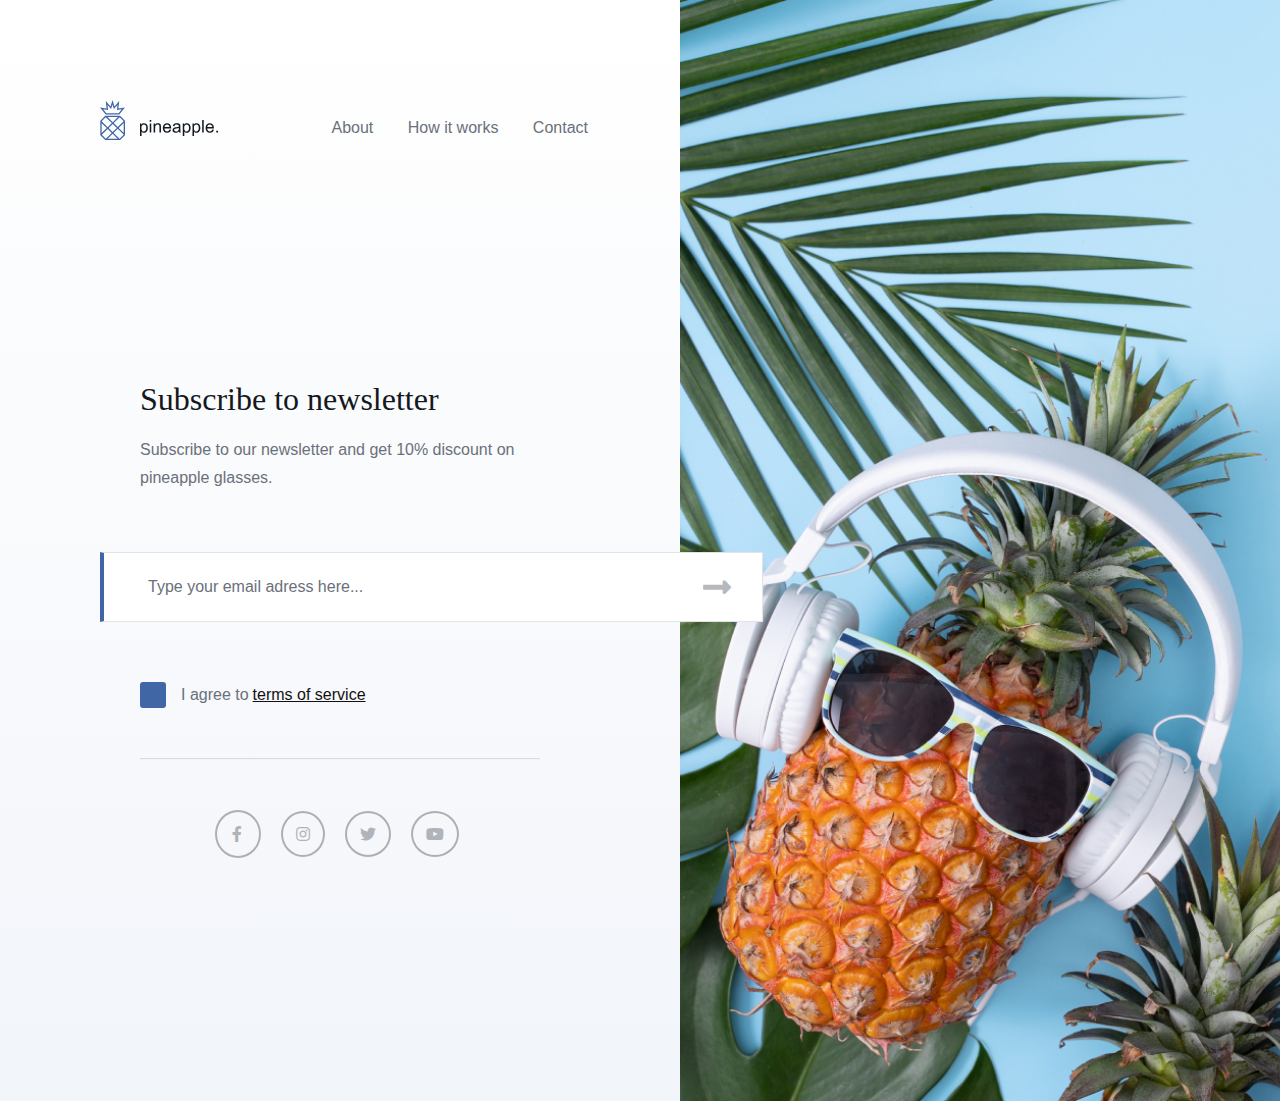
<file: HTML, CSS, JS/magebit_test/index.html>
<!DOCTYPE html>
<html lang="en">
<head>
    <meta charset="UTF-8">
    <meta name="viewport" content="width=device-width, initial-scale=1.0">
    <link rel="stylesheet" href="./css/style.css">
    <link rel="stylesheet" href="./css/media.css">
    <title>PineApple</title>
</head>
<body>
    <div class="container-fluid">
        <div class="block-content">
            <nav class="nav">
                <div class="nav__logo">
                    <a href="#"><img src="./img/logo_pineapple.svg" alt=""></a>
                </div>
                <div class="nav__logo-mobile">
                    <img src="./img/logo_mobile.svg" alt="">
                </div>
                <div class="nav__content">
                    <ul class="nav__list">
                        <li class="nav__list-item">About</li>
                        <li class="nav__list-item">How it works</li>
                        <li class="nav__list-item">Contact</li>
                    </ul>
                </div>
            </nav>
        <div class="container-mobile">
            <main class="main">
                <div class="container">
                    <div class="main__content">
                        <div class="main__img"><img src="./img/congratz.png" alt=""></div>
                        <div class="main__title"><h1>Subscribe to newsletter</h1></div>
                        <div class="main__subtitle">Subscribe to our newsletter and get 10% discount on pineapple glasses.</div>
                    </div>
                        <div class="main__form">
                            <form action="" class="main__form-form">
                                <div class="error"></div>
                                <div class="main__form-item big">
                                    <input class="email" name="email" type="email" placeholder="Type your email adress here...">
                                    <button type="submit" class="submit-btn"><i class="fas fa-long-arrow-alt-right"></i></button>
                                </div>
                                <div class="error-check"></div>
                                <div class="main__form-item notbig">
                                    <input name="checkbox" class="checkbox small" id="terms" type="checkbox">
                                    <label for="terms">I agree to <a href="#">terms of service</a></label>
                                </div>
                            </form>
                        </div>
                        <hr>
                        <footer class="footer">
                                <div class="footer__icon-wrapper">
                                    <div class="footer__icon"><a href="#"><i class="fab fa-facebook-f facebook"></i></a></div>
                                    <div class="footer__icon"><a href="#"><i class="fab fa-instagram instagram"></i></a></div>
                                    <div class="footer__icon"><a href="#"><i class="fab fa-twitter twitter"></i></a></div>
                                    <div class="footer__icon"><a href="#"><i class="fab fa-youtube youtube"></i></a></div>
                                </div>
                        </footer>
                </div>
            </main>
        </div>
        </div>
        <div class="block-img"></div>
    </div>

<script src="./js/hover.js"></script>
<script src="js/validation.js"></script>
</body>
</html>
</file>
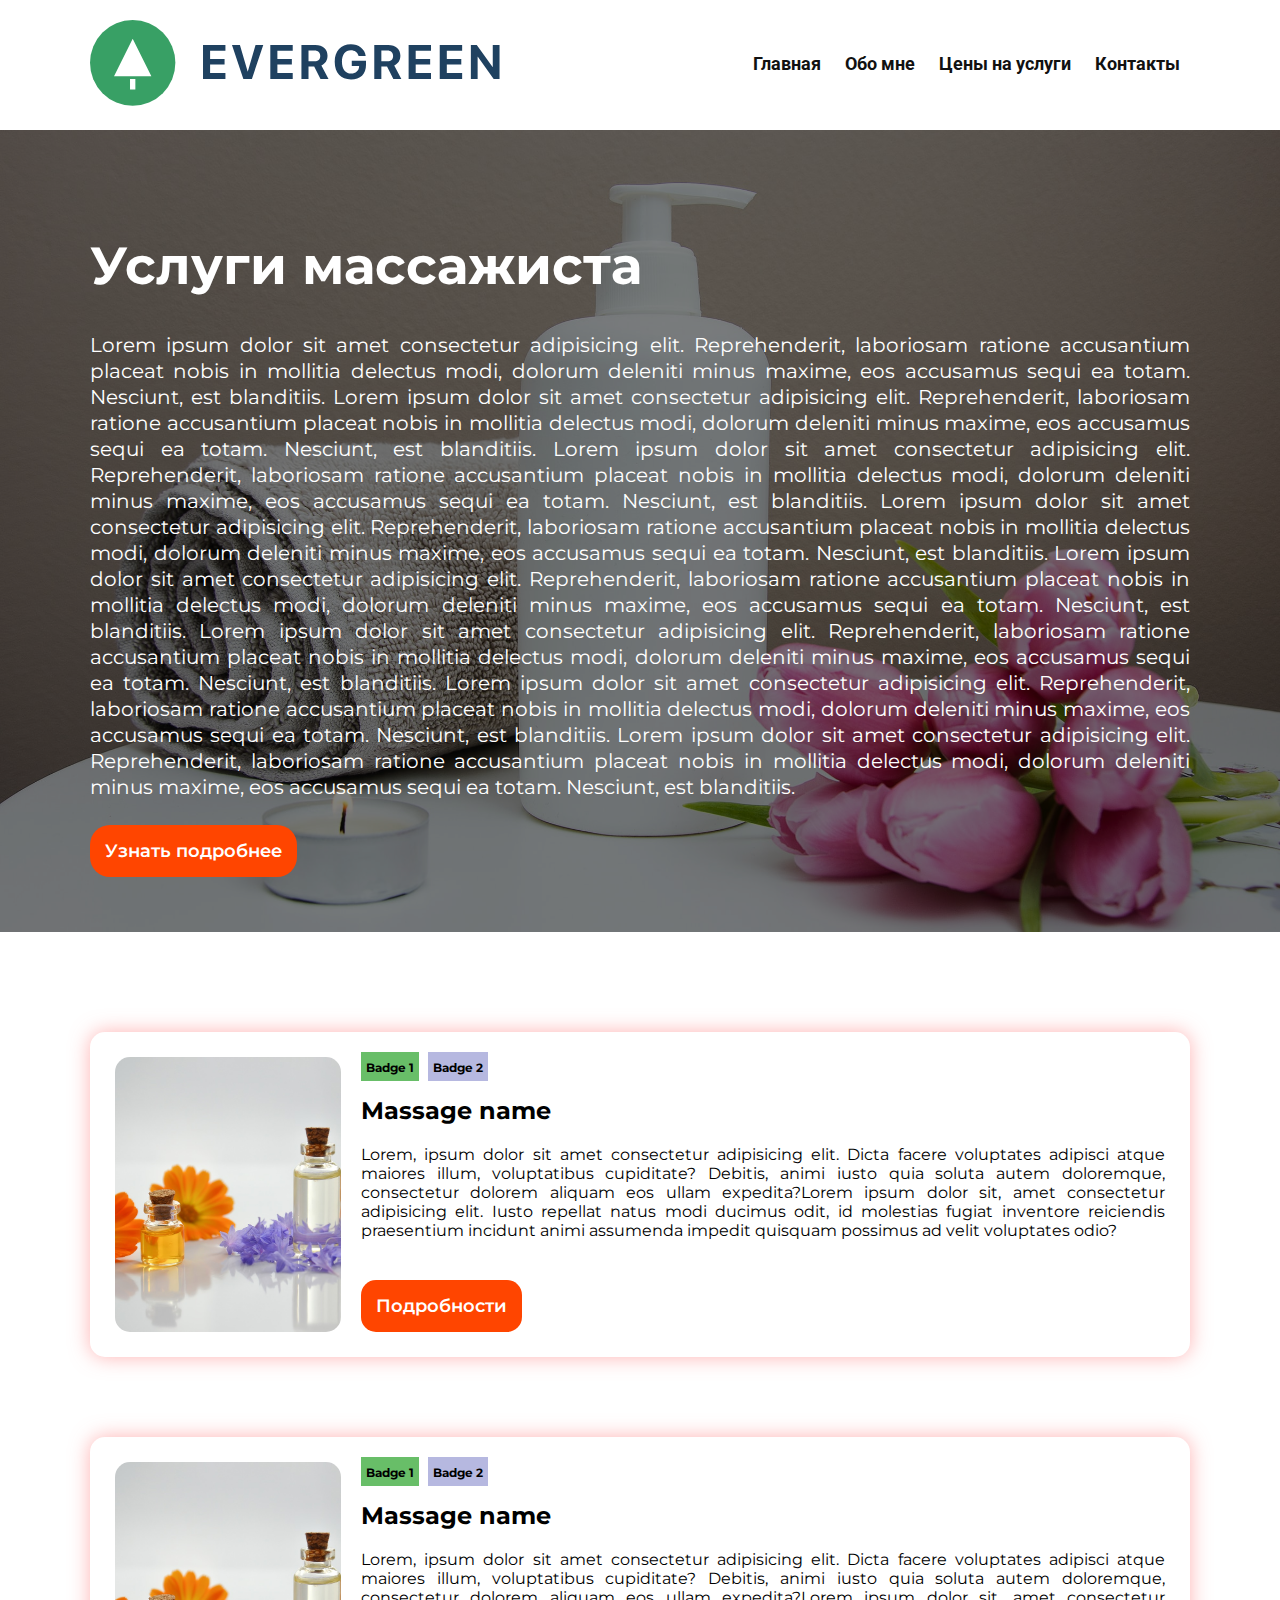
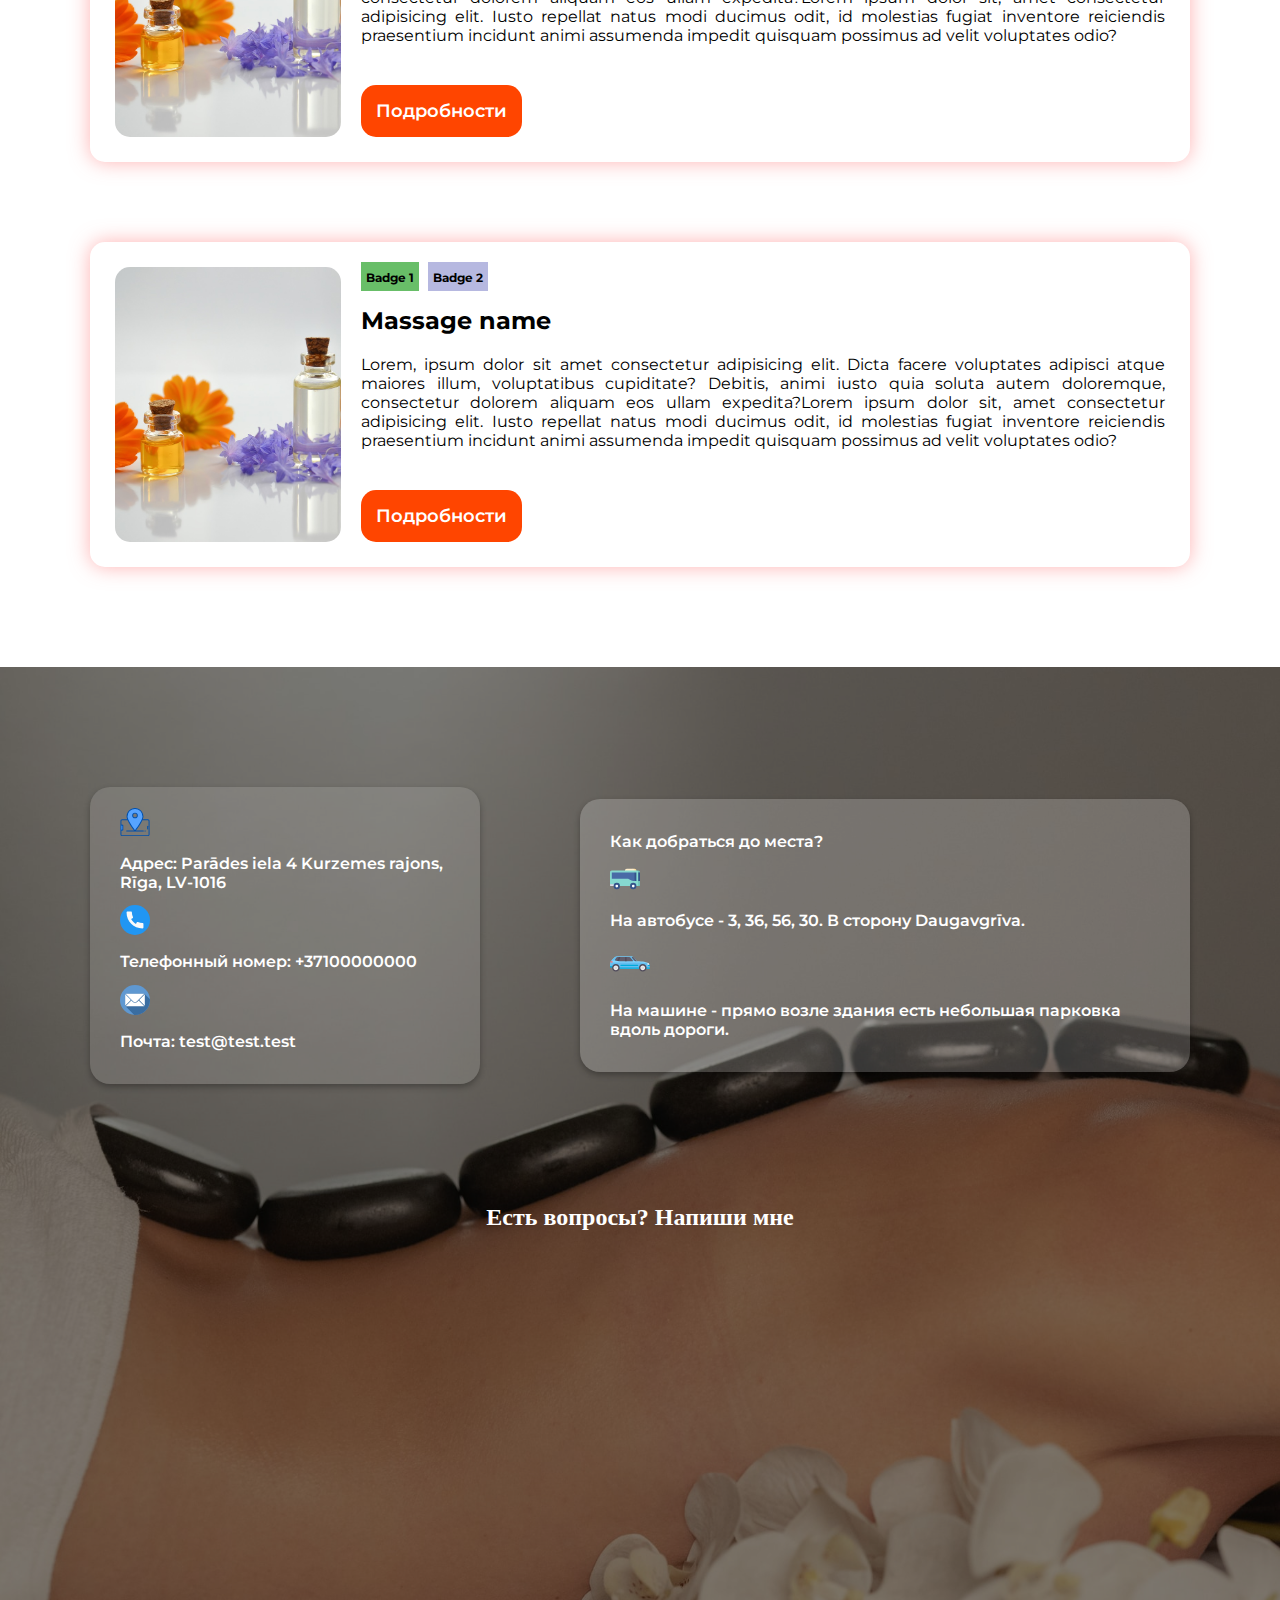
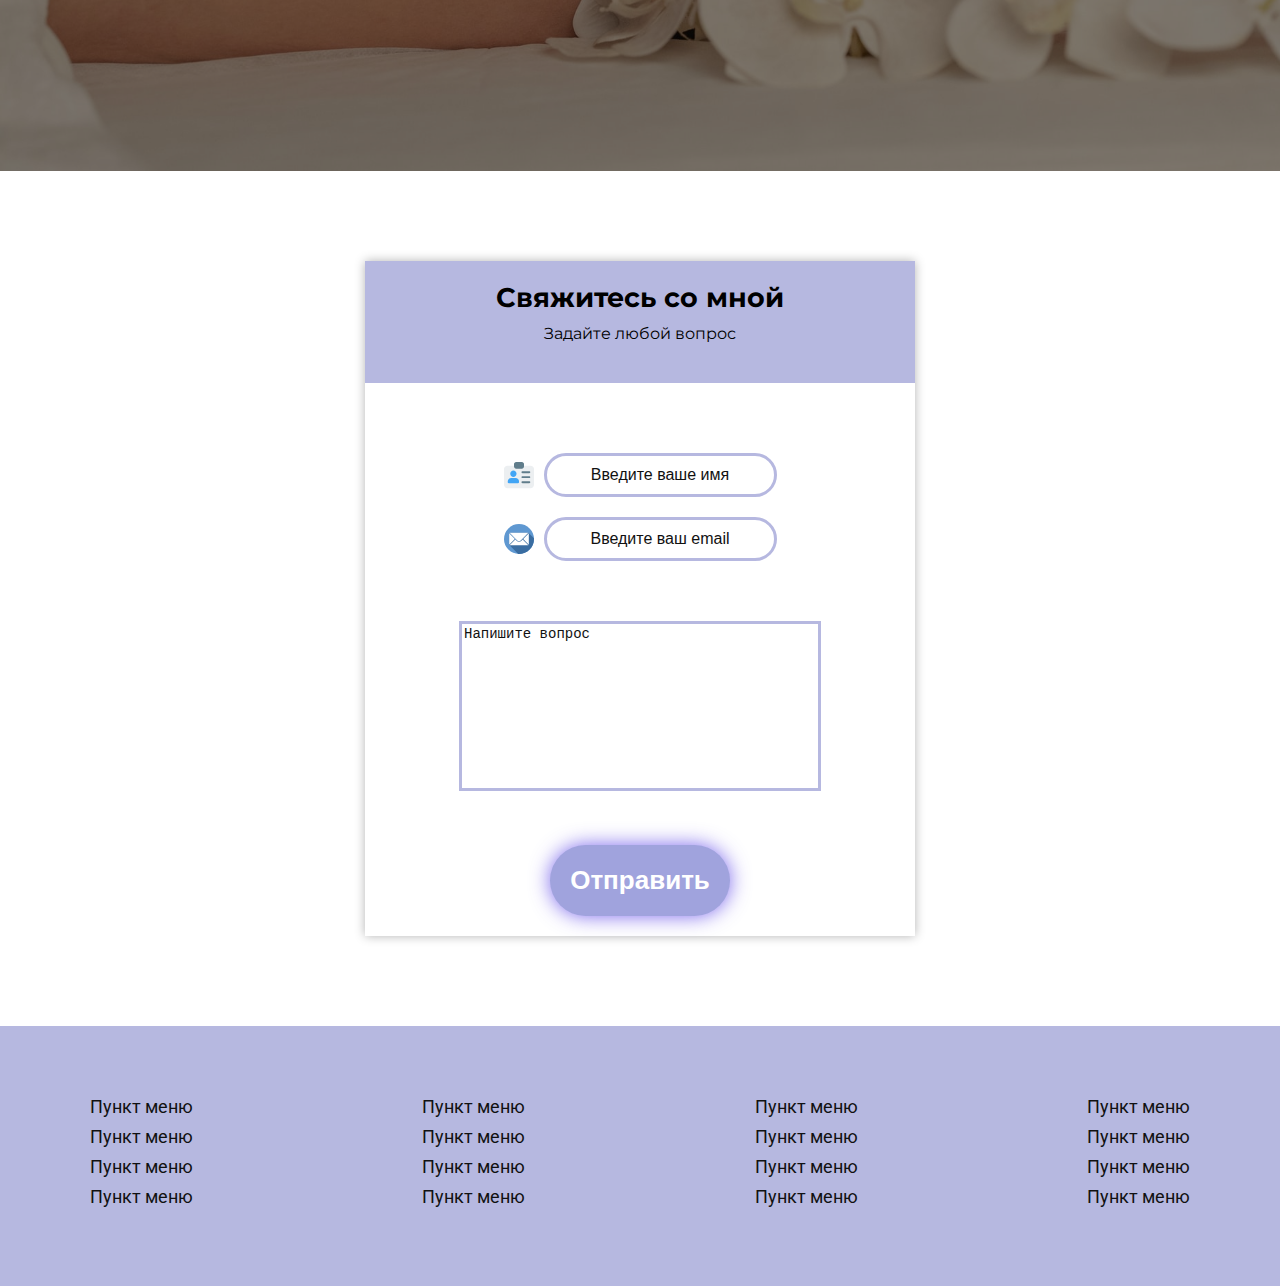
<file: HTML, CSS, JS/tatjana_web/index.html>
<!DOCTYPE html>
<html lang="en">
<head>
    <meta charset="UTF-8">
    <meta name="viewport" content="width=device-width, initial-scale=1.0">
    <!-- <link rel="stylesheet" href="https://cdn.jsdelivr.net/npm/bootstrap@4.5.3/dist/css/bootstrap.min.css" integrity="sha384-TX8t27EcRE3e/ihU7zmQxVncDAy5uIKz4rEkgIXeMed4M0jlfIDPvg6uqKI2xXr2" crossorigin="anonymous"> -->
    <link rel="stylesheet" href="./css/main.css">
    <link rel="stylesheet" href="./css/media.css">
    <link rel="preconnect" href="https://fonts.gstatic.com">
    <link href="https://fonts.googleapis.com/css2?family=Montserrat:wght@400;700&display=swap" rel="stylesheet">
    <link rel="preconnect" href="https://fonts.gstatic.com">
    <link href="https://fonts.googleapis.com/css2?family=Roboto:wght@400;700&display=swap" rel="stylesheet">
    <title>Test massage</title>
</head>
<body>
    <button class="scrollup"><img src="./img/scrolltoTop/up-arrow.svg" alt=""></button>
    <header>
        <div class="container">
            <a href="index.html" class="logo"><img src="./img/logo/logo.svg" alt=""></a>
            <ul class="mnu-top">
                <li><a href="#">Главная</a></li>
                <li><a href="">Обо мне</a></li>
                <li><a href="">Цены на услуги</a></li>
                <li><a href="#contacts">Контакты</a></li>
            </ul>
            <div class="section-mnu">
                <button class="menu-btn" id="menuBtn"><span></span></button>
            </div>
        </div>
    </header>

    <section class="intro">
        <div class="container">
            <div class="inner">
                <h1>Услуги массажиста</h1>
                <div class="description">
                    Lorem ipsum dolor sit amet consectetur adipisicing elit. Reprehenderit, laboriosam ratione accusantium placeat nobis in mollitia delectus modi, dolorum deleniti minus maxime, eos accusamus sequi ea totam. Nesciunt, est blanditiis.
                    Lorem ipsum dolor sit amet consectetur adipisicing elit. Reprehenderit, laboriosam ratione accusantium placeat nobis in mollitia delectus modi, dolorum deleniti minus maxime, eos accusamus sequi ea totam. Nesciunt, est blanditiis.
                    Lorem ipsum dolor sit amet consectetur adipisicing elit. Reprehenderit, laboriosam ratione accusantium placeat nobis in mollitia delectus modi, dolorum deleniti minus maxime, eos accusamus sequi ea totam. Nesciunt, est blanditiis.
                    Lorem ipsum dolor sit amet consectetur adipisicing elit. Reprehenderit, laboriosam ratione accusantium placeat nobis in mollitia delectus modi, dolorum deleniti minus maxime, eos accusamus sequi ea totam. Nesciunt, est blanditiis.
                    Lorem ipsum dolor sit amet consectetur adipisicing elit. Reprehenderit, laboriosam ratione accusantium placeat nobis in mollitia delectus modi, dolorum deleniti minus maxime, eos accusamus sequi ea totam. Nesciunt, est blanditiis.
                    Lorem ipsum dolor sit amet consectetur adipisicing elit. Reprehenderit, laboriosam ratione accusantium placeat nobis in mollitia delectus modi, dolorum deleniti minus maxime, eos accusamus sequi ea totam. Nesciunt, est blanditiis.
                    Lorem ipsum dolor sit amet consectetur adipisicing elit. Reprehenderit, laboriosam ratione accusantium placeat nobis in mollitia delectus modi, dolorum deleniti minus maxime, eos accusamus sequi ea totam. Nesciunt, est blanditiis.
                    Lorem ipsum dolor sit amet consectetur adipisicing elit. Reprehenderit, laboriosam ratione accusantium placeat nobis in mollitia delectus modi, dolorum deleniti minus maxime, eos accusamus sequi ea totam. Nesciunt, est blanditiis.
                </div>
                <a href="" class="btn-intro">Узнать подробнее</a>
            </div>  
        </div>
    </section>
    
    <main>
        <div class="container">
                <div class="massage-card">
                    <div class="massage-card-img"></div>
                    <div class="massage-card-text">
                        <div class="badges">
                            <span class="green-badge"><h3>Badge 1</h3></span>
                            <span class="orange-badge"><h3>Badge 2</h3></span>
                        </div>
                        <h2>Massage name</h2>
                        <p>Lorem, ipsum dolor sit amet consectetur adipisicing elit. Dicta facere voluptates adipisci atque maiores illum, voluptatibus cupiditate? Debitis, animi iusto quia soluta autem doloremque, consectetur dolorem aliquam eos ullam expedita?Lorem ipsum dolor sit, amet consectetur adipisicing elit. Iusto repellat natus modi ducimus odit, id molestias fugiat inventore reiciendis praesentium incidunt animi assumenda impedit quisquam possimus ad velit voluptates odio?</p>
                        <button class="massage-card-btn" id="modal-btn">Подробности</button>
                            <div id="myModal" class="modal">
                                <div class="modal-content">
                                <span class="close"><img src="./img/modal window/cancel.svg" alt=""></span>
                                <p>Lorem ipsum, dolor sit amet consectetur adipisicing elit. Architecto animi veniam deserunt ad est placeat corporis ipsa! Consequatur ex nostrum dolor odio voluptatum commodi iusto eum dicta? Vel, praesentium alias. Lorem ipsum dolor sit amet consectetur adipisicing elit. Quo saepe quibusdam nobis sequi, beatae soluta atque temporibus tempore laboriosam similique, aliquam excepturi quidem veniam numquam, quasi obcaecati. Eum, mollitia officiis.</p>
                                </div>
                            </div>
                    </div>
                </div>
                <div class="massage-card">
                    <div class="massage-card-img"></div>
                    <div class="massage-card-text">
                        <div class="badges">
                            <span class="green-badge"><h3>Badge 1</h3></span>
                            <span class="orange-badge"><h3>Badge 2</h3></span>
                        </div>
                        <h2>Massage name</h2>
                        <p>Lorem, ipsum dolor sit amet consectetur adipisicing elit. Dicta facere voluptates adipisci atque maiores illum, voluptatibus cupiditate? Debitis, animi iusto quia soluta autem doloremque, consectetur dolorem aliquam eos ullam expedita?Lorem ipsum dolor sit, amet consectetur adipisicing elit. Iusto repellat natus modi ducimus odit, id molestias fugiat inventore reiciendis praesentium incidunt animi assumenda impedit quisquam possimus ad velit voluptates odio?</p>
                        <div class="spoiler-wrapper">
                            <button class="massage-card-btn spoiler__title">Подробности</button>
                            <div class="spoiler__text">
                                Lorem ipsum dolor sit amet consectetur adipisicing elit. Eos aliquid minima temporibus sunt fuga officiis quia repellat maiores culpa magnam consequatur, sint accusantium ab quis iusto earum cumque, dolores doloremque. Lorem ipsum, dolor sit amet consectetur adipisicing elit. Sunt, optio. Molestiae fuga, beatae esse ipsum sunt officiis exercitationem non? Ipsum qui rem, aliquid deleniti inventore consequatur ducimus fugit soluta eveniet!
                            </div>
                        </div>
                    </div>
                </div>
                <div class="massage-card">
                    <div class="massage-card-img"></div>
                    <div class="massage-card-text">
                        <div class="badges">
                            <span class="green-badge"><h3>Badge 1</h3></span>
                            <span class="orange-badge"><h3>Badge 2</h3></span>
                        </div>
                        <h2>Massage name</h2>
                        <p>Lorem, ipsum dolor sit amet consectetur adipisicing elit. Dicta facere voluptates adipisci atque maiores illum, voluptatibus cupiditate? Debitis, animi iusto quia soluta autem doloremque, consectetur dolorem aliquam eos ullam expedita?Lorem ipsum dolor sit, amet consectetur adipisicing elit. Iusto repellat natus modi ducimus odit, id molestias fugiat inventore reiciendis praesentium incidunt animi assumenda impedit quisquam possimus ad velit voluptates odio?</p>
                        <div class="spoiler-wrapper">
                            <button class="massage-card-btn spoiler__title">Подробности</button>
                            <div class="spoiler__text">
                                Lorem ipsum dolor sit amet consectetur adipisicing elit. Eos aliquid minima temporibus sunt fuga officiis quia repellat maiores culpa magnam consequatur, sint accusantium ab quis iusto earum cumque, dolores doloremque. Lorem ipsum, dolor sit amet consectetur adipisicing elit. Sunt, optio. Molestiae fuga, beatae esse ipsum sunt officiis exercitationem non? Ipsum qui rem, aliquid deleniti inventore consequatur ducimus fugit soluta eveniet!
                            </div>
                        </div>
                    </div>
                </div>
        </div>
    </main>

    <div class="contacts-header" id='contacts'>
        <div class="container">
            <div class="info-wrapper">
                <div class="info">
                    <img class="icons" src="./img/contacts/contacts-icons/navigator.svg" alt="">
                    <h2>Адрес: <span>Parādes iela 4 Kurzemes rajons, Rīga, LV-1016</span></h2>
                    <img class="icons" src="./img/contacts/contacts-icons/telephone.svg" alt="">
                    <h2>Телефонный номер: +37100000000</h2>
                    <img class="icons" src="./img/contacts/contacts-icons/email1.svg" alt="">
                    <h2>Почта: test@test.test</h2>
                </div>
                <div class="how-to-drive">
                    <h2>Как добраться до места?</h2>
                    <img class="icons" src="./img/contacts/contacts-icons/bus.svg" alt="">
                    <h2>На автобусе - 3, 36, 56, 30. В сторону Daugavgrīva.</h2>
                    <img class="icon-larger" src="./img/contacts/contacts-icons/suv.svg" alt="">
                    <h2>На машине - прямо возле здания есть небольшая парковка вдоль дороги.</h2>
                </div>
            </div>
            <a class="feedback-link animation-pulse" href="#feedback"><h2>Есть вопросы? Напиши мне</h2></a>
        </div>
        <div class="gcard">
            <iframe src="https://www.google.com/maps/embed?pb=!1m18!1m12!1m3!1d1085.280946859788!2d24.030415358307188!3d57.041922495229414!2m3!1f0!2f0!3f0!3m2!1i1024!2i768!4f13.1!3m3!1m2!1s0x46eec431c6410b19%3A0xb3ace0b7701336b1!2sPar%C4%81des%20iela%204%2C%20Kurzemes%20rajons%2C%20R%C4%ABga%2C%20LV-1016!5e0!3m2!1sen!2slv!4v1606753746863!5m2!1sen!2slv" width="100%" height="100%" frameborder="0" style="border:0;" allowfullscreen="" aria-hidden="false" tabindex="0"></iframe>
        </div>
    </div>

        <div class="contacts-form">
            <div class="container">
                <div class="form">
                    <div class="form-header">
                        <h2 id="feedback">Свяжитесь со мной</h2>
                        <p>Задайте любой вопрос</p>
                    </div>
                    <div class="forminput-one">
                        <img class="icons formicon" src="./img/contacts/contacts-icons/name.svg" alt="">
                        <input class="form-text" type="text" placeholder="Введите ваше имя">
                    </div>
                    <div class="forminput-two">
                        <img class="icons formicon" src="./img/contacts/contacts-icons/email1.svg" alt="">
                        <input class="form-text" type="email" placeholder="Введите ваш email">
                    </div>
                    <div class="comment-text">
                        <textarea class="comments" placeholder="Напишите вопрос" cols="40" rows="10"></textarea>
                    </div>
                    <input type="submit" class="submit-btn" value="Отправить">
                </div>
            </div>
        </div>

    <footer>
        <div class="container">
            <div class="footer-row">
                    <div class="column">
                        <a href="#">Пункт меню</a>
                        <a href="#">Пункт меню</a>
                        <a href="#">Пункт меню</a>
                        <a href="#">Пункт меню</a>
                    </div>
                    <div class="column">
                        <a href="#">Пункт меню</a>
                        <a href="#">Пункт меню</a>
                        <a href="#">Пункт меню</a>
                        <a href="#">Пункт меню</a>
                    </div>
                    <div class="column">
                        <a href="#">Пункт меню</a>
                        <a href="#">Пункт меню</a>
                        <a href="#">Пункт меню</a>
                        <a href="#">Пункт меню</a>
                    </div>
                    <div class="column">
                        <a href="#">Пункт меню</a>
                        <a href="#">Пункт меню</a>
                        <a href="#">Пункт меню</a>
                        <a href="#">Пункт меню</a>
                    </div>
            </div>
        </div>
    </footer>

<script src="./js/jquery-3.5.1.min.js"></script>
<script src="./js/menu-script.js"></script>
<script src="./js/scrolltop.js"></script>
</body>
</html>
<script> </script>
</file>
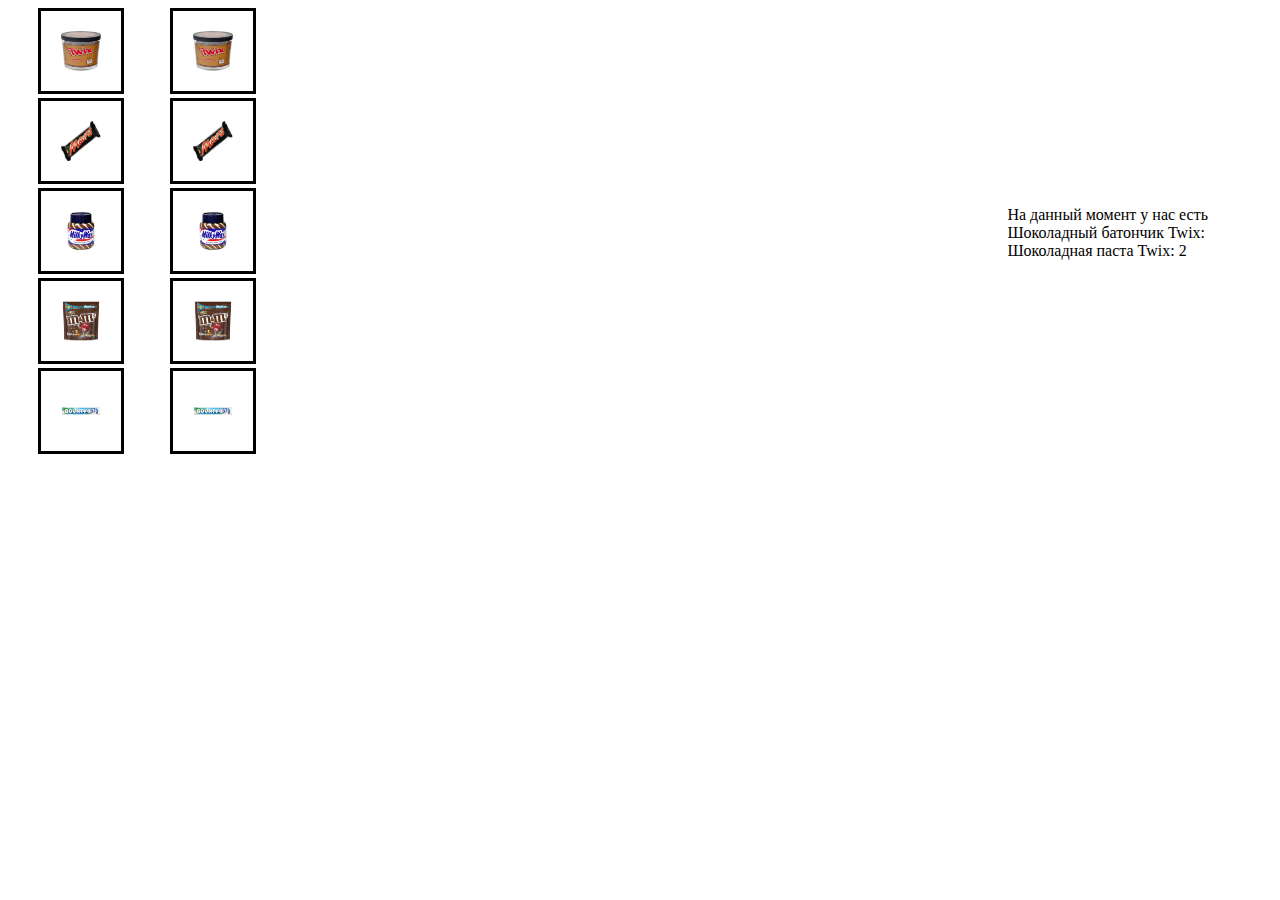
<file: HTML, CSS, JS/script construct/new.html>
<!DOCTYPE html>
<html lang="en">
<head>
    <meta charset="UTF-8">
    <meta name="viewport" content="width=device-width, initial-scale=1.0">
    <link rel="stylesheet" href="./new.css">
    <title>Document</title>
</head>
<body>
    <div class="wrapper">
        <ul class="list" id="list">
            <li value="4" class="list__item twix-pasta"><img src="./twix_pasta.jpg"  alt=""></li>
            <li value="1" class="list__item"><img  src="./mars.jfif" alt=""></li>
            <li value="2" class="list__item"><img  src="./milky.jpg" alt=""></li>
            <li value="4,5" class="list__item"><img  src="./mms.jpg" alt=""></li>
            <li value="6,5" class="list__item"><img  src="./bounty.jpg" alt=""></li>
            <li value="4" class="list__item twix-pasta"><img src="./twix_pasta.jpg"  alt=""></li>
            <li value="1" class="list__item"><img  src="./mars.jfif" alt=""></li>
            <li value="2" class="list__item"><img  src="./milky.jpg" alt=""></li>
            <li value="4,5" class="list__item"><img  src="./mms.jpg" alt=""></li>
            <li value="6,5" class="list__item"><img  src="./bounty.jpg" alt=""></li>
        </ul>
        <div class="list-wrapper">
            <div class="list-view"></div>
            <span class="price"></span>
        </div>
        <div class="count">На данный момент у нас есть
            <span class="twix-bar">Шоколадный батончик Twix:</span>
            <span class="twix-pasta-count">Шоколадная паста Twix: </span>
            <span class=""></span>
            <span class=""></span>
        </div>
</div>

<script src='./new.js'></script>
</body>
</html>
</file>
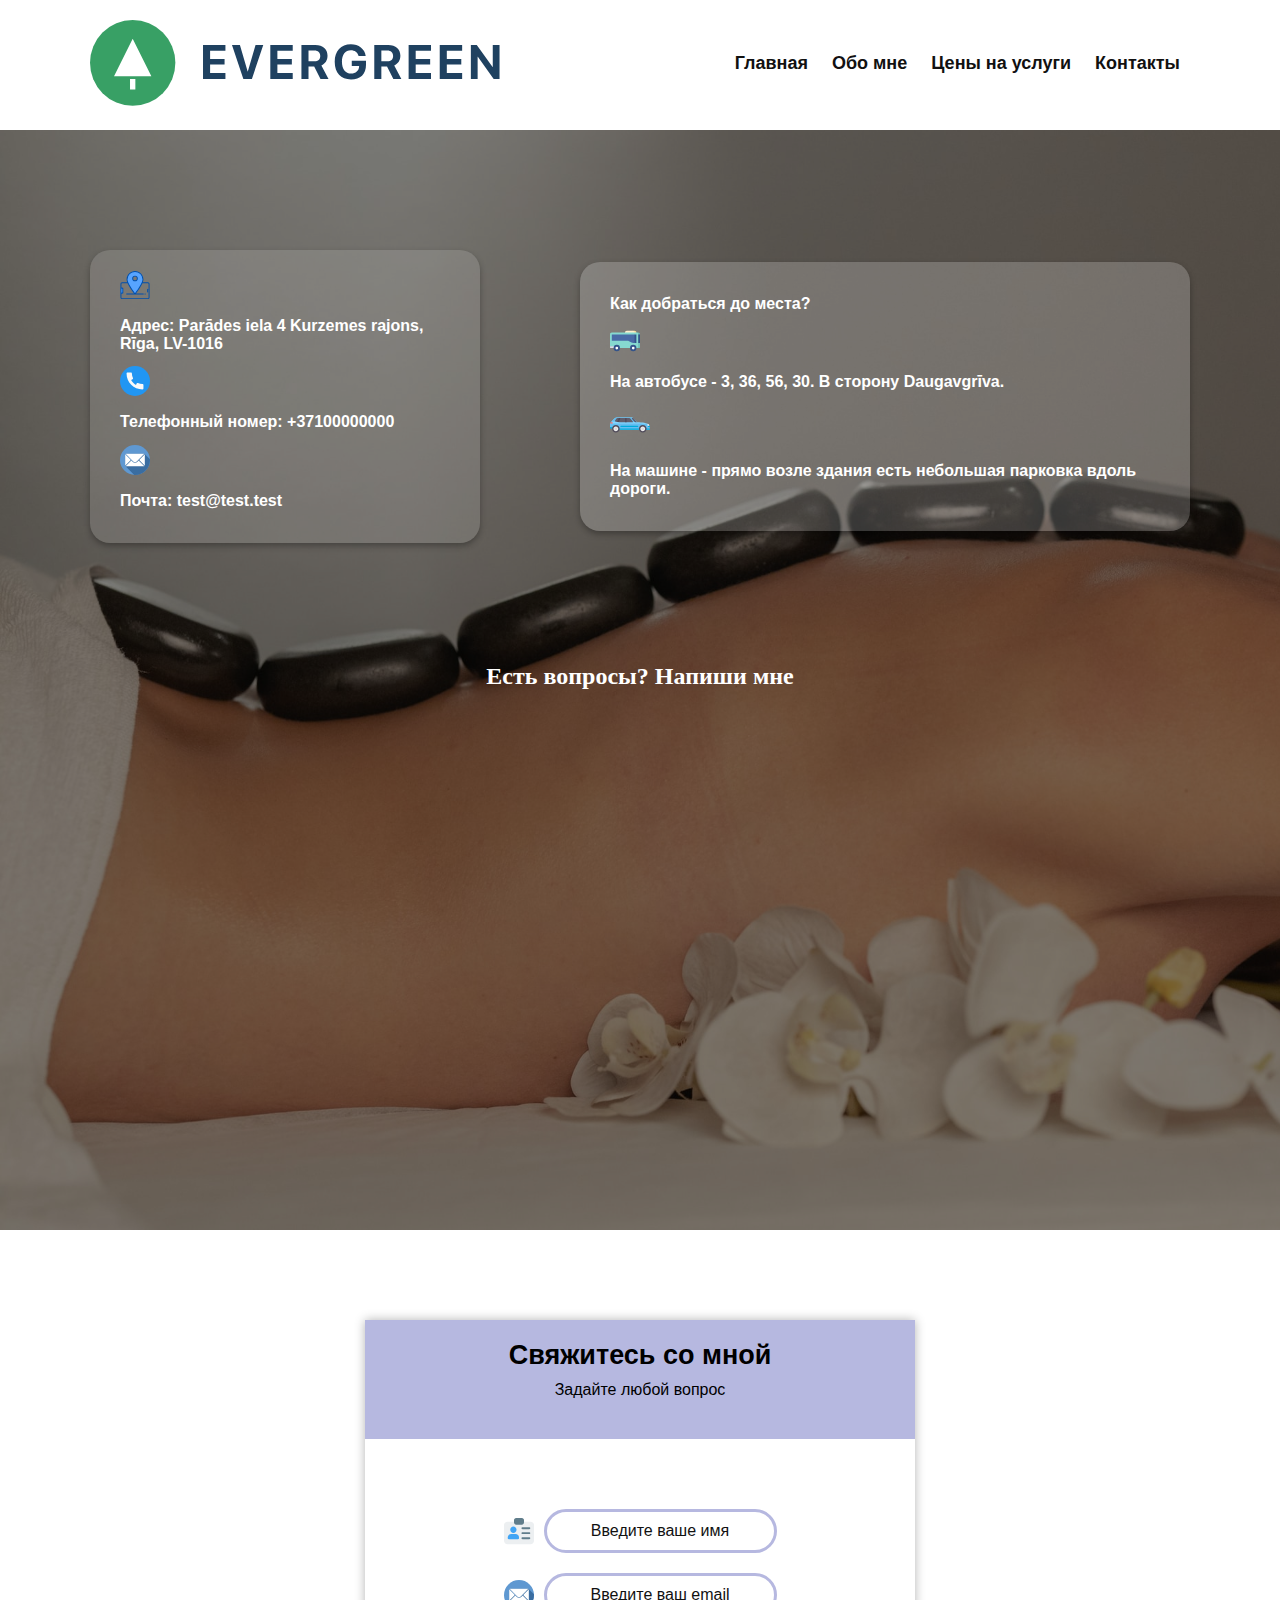
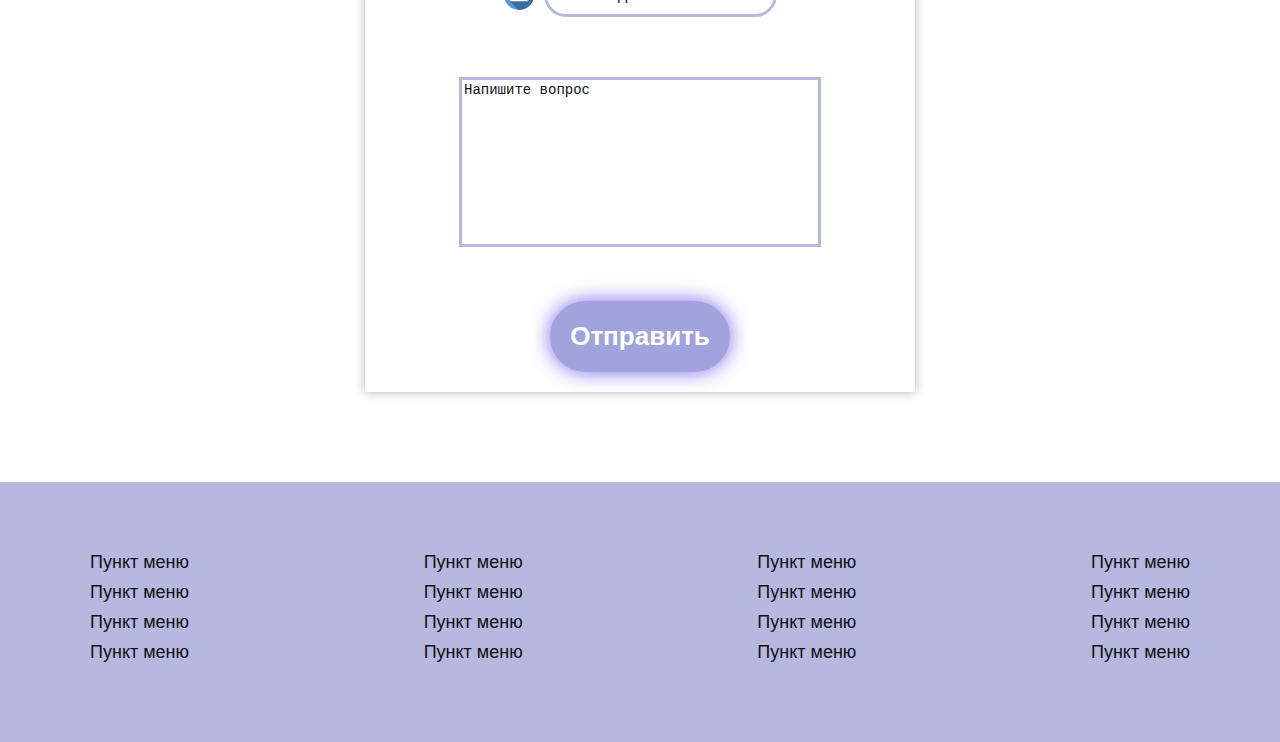
<file: HTML, CSS, JS/tatjana_web/contacts.html>
<!DOCTYPE html>
<html lang="en">
<head>
    <meta charset="UTF-8">
    <meta name="viewport" content="width=device-width, initial-scale=1.0">
    <link rel="stylesheet" href="./css/main.css">
    <link rel="stylesheet" href="./css/media.css">
    <title>Document</title>
</head>
<body>
    <header>
        <div class="container">
            <a href="index.html" class="logo"><img src="./img/logo/logo.svg" alt=""></a>
            <ul class="mnu-top">
                <li><a href="index.html">Главная</a></li>
                <li><a href="">Обо мне</a></li>
                <li><a href="">Цены на услуги</a></li>
                <li><a href="contacts.html">Контакты</a></li>
            </ul>
        </div>
    </header>

    <div class="contacts-header">
        <div class="container">
            <div class="info-wrapper">
                <div class="info">
                    <img class="icons" src="./img/contacts/contacts-icons/navigator.svg" alt="">
                    <h2>Адрес: <span>Parādes iela 4 Kurzemes rajons, Rīga, LV-1016</span></h2>
                    <img class="icons" src="./img/contacts/contacts-icons/telephone.svg" alt="">
                    <h2>Телефонный номер: +37100000000</h2>
                    <img class="icons" src="./img/contacts/contacts-icons/email1.svg" alt="">
                    <h2>Почта: test@test.test</h2>
                </div>
                <div class="how-to-drive">
                    <h2>Как добраться до места?</h2>
                    <img class="icons" src="./img/contacts/contacts-icons/bus.svg" alt="">
                    <h2>На автобусе - 3, 36, 56, 30. В сторону Daugavgrīva.</h2>
                    <img class="icon-larger" src="./img/contacts/contacts-icons/suv.svg" alt="">
                    <h2>На машине - прямо возле здания есть небольшая парковка вдоль дороги.</h2>
                </div>
            </div>
            <a class="feedback-link animation-pulse" href="#feedback"><h2>Есть вопросы? Напиши мне</h2></a>
        </div>
        <div class="gcard">
            <iframe src="https://www.google.com/maps/embed?pb=!1m18!1m12!1m3!1d1085.280946859788!2d24.030415358307188!3d57.041922495229414!2m3!1f0!2f0!3f0!3m2!1i1024!2i768!4f13.1!3m3!1m2!1s0x46eec431c6410b19%3A0xb3ace0b7701336b1!2sPar%C4%81des%20iela%204%2C%20Kurzemes%20rajons%2C%20R%C4%ABga%2C%20LV-1016!5e0!3m2!1sen!2slv!4v1606753746863!5m2!1sen!2slv" width="100%" height="100%" frameborder="0" style="border:0;" allowfullscreen="" aria-hidden="false" tabindex="0"></iframe>
        </div>
    </div>

        <div class="contacts-form">
            <div class="container">
                <div class="form">
                    <div class="form-header">
                        <h2 id="feedback">Свяжитесь со мной</h2>
                        <p>Задайте любой вопрос</p>
                    </div>
                    <div class="forminput-one">
                        <img class="icons formicon" src="./img/contacts/contacts-icons/name.svg" alt="">
                        <input class="form-text" type="text" placeholder="Введите ваше имя">
                    </div>
                    <div class="forminput-two">
                        <img class="icons formicon" src="./img/contacts/contacts-icons/email1.svg" alt="">
                        <input class="form-text" type="email" placeholder="Введите ваш email">
                    </div>
                    <div class="comment-text">
                        <textarea class="comments" placeholder="Напишите вопрос" cols="40" rows="10"></textarea>
                    </div>
                    <input type="submit" class="submit-btn" value="Отправить">
                </div>
            </div>
        </div>

        <footer>
            <div class="container">
                <div class="footer-row">
                        <div class="column">
                            <a href="#">Пункт меню</a>
                            <a href="#">Пункт меню</a>
                            <a href="#">Пункт меню</a>
                            <a href="#">Пункт меню</a>
                        </div>
                        <div class="column">
                            <a href="#">Пункт меню</a>
                            <a href="#">Пункт меню</a>
                            <a href="#">Пункт меню</a>
                            <a href="#">Пункт меню</a>
                        </div>
                        <div class="column">
                            <a href="#">Пункт меню</a>
                            <a href="#">Пункт меню</a>
                            <a href="#">Пункт меню</a>
                            <a href="#">Пункт меню</a>
                        </div>
                        <div class="column">
                            <a href="#">Пункт меню</a>
                            <a href="#">Пункт меню</a>
                            <a href="#">Пункт меню</a>
                            <a href="#">Пункт меню</a>
                        </div>
                </div>
            </div>
        </footer>
    
</body>
</html>
</file>
<file: HTML, CSS, JS/magebit_test/css/media.css>
@media (max-width: 767px) {
    body {
        background-image: url('../img/bg.jpg');
        background-position: top;
        background-size: cover;
        background-repeat: no-repeat;
    }
    body .container {
        background: linear-gradient(180deg, #FFFFFF 0%, #F2F5FA 100%);
        padding-left: 20px;
        padding-right: 20px;
    }
    body .block-content {
        max-width: 100%;
        background: none;
    }
    .block-img {
        display: none;
    }
    .container-fluid {
        max-width: 100%;
        min-height: 0;
    }
    .container-mobile {
        padding-left: 20px;
        padding-right: 20px;
        padding-top: 188px;
        padding-bottom: 188px;
    }
    .nav__logo {
        display: none;
    }
    .nav__logo-mobile {
        display: block;
    }
    .block-content {
        max-width: 100%;
    }
    .nav {
        background-color: white;
        justify-content: space-between;
        width: 100%;
        padding: 21px 20px 21px 20px;
    }
    .nav__content {

    }

    .main__form-item .submit-btn {
        margin-left: -40px;
        margin-right: 0;
    }
    .main__form-item .submit-btn i {
        padding-right: 0;
    }
    
    .nav__list-item {
        margin-right: 20px;
        padding: 0;
        font-size: 14px;
    }
    .main {
        padding: 0;
        margin: 0;
    }
    .main__title {
        margin: 0;
    }
    h1 {
        font-size: 24px;
        margin: 0;
        padding-top: 30px;
        padding-bottom: 10px;
    }
    .main__subtitle {
        text-align: justify;
        font-size: 14px;
        padding: 0;
        margin-bottom: 20px;
    }
    .big {
        width: 100%;
        margin-left: 0;
        padding: 0;
        margin-bottom: 20px;
    }
    .main__form-item {
        margin-bottom: 20px;
    }
    hr {
        margin-bottom: 20px;
    }
    .footer {
        margin: 0;
        background: none;
        padding-bottom: 30px;
    }
    .main__form-item .email {
        height: 60px;
        padding: 18px;
    }
    .main__img {
        padding-top: 30px;
        margin-bottom: 0;
    }
    .indexLink {
        border: none;
        top: 35px;
        left: 65px;
        padding: 0;
    }
</file>
<file: HTML, CSS, JS/tatjana_web/css/main.css>
/* font-family: 'Montserrat', sans-serif; */
/* font-family: 'Roboto', sans-serif; */
html {
    scroll-behavior: smooth;
}


body {
    margin: 0;
    padding: 0;
    overflow: auto;
    box-sizing: border-box;
}
    
img {
    max-width: 100%;
}

a {
    text-decoration: none;
}

textarea {
    -webkit-box-sizing: border-box;
    -moz-box-sizing: border-box;
    box-sizing: border-box;
    width: 100%;
    resize: none;
    border: 3px solid rgba(182, 184, 224);
  }


  .scrollup {
    padding: 0;
    width: 50px;
    height: 50px;
    outline: none;
    margin: 0;
	border: none;
	background-color: rgba(255, 255, 255, 0);
	box-sizing: border-box;
	position: fixed;
	right: 5px;
	bottom: 50px;
	cursor: pointer;
	visibility: hidden;
	opacity: 0;
	transition: transform 0.3s, opacity 0.3s, visibility 0.3s;
	transform: translateX(15px);
}

.scrollup.active {
    visibility: visible;
    z-index: 10;
    opacity: 1;
	transform: translateX(0);
    transition: transform 0.3s, opacity 0.3s;
}

/* MENU BUTTON */

.section-mnu {
    display: none;
}

.menu-btn {
    display: block;
    width: 50px;
    height: 50px;
    background-color: rgb(182, 184, 224);
    border-radius: 50%;
    position: relative;
    visibility: hidden;
    transition: 0.5s;
    border: none;
    outline: none;
}

.section-mnu span, .section-mnu span::before, .section-mnu span::after {
    position: absolute;
    top: 50%;
    left: 50%;
    margin-top: -1px;
    margin-left: -10px;
    width: 20px;
    height: 2px;
    background-color: #ffffff;
    transition: 0.2s;
}

.section-mnu span::before, .section-mnu span::after {
    content: '';
}

.section-mnu span::before {
    transform: translateY(-5px);
}
  
.section-mnu span::after {
    transform: translateY(5px);
}

.section-mnu .menu-btn_active span {
    height: 0;
}

.section-mnu .menu-btn_active span::before {
    transform: rotate(35deg);
}

.section-mnu .menu-btn_active span::after {
    transform: rotate(-35deg);
}

.section-mnu .menu-btn_active {
            transform: translateX(20%);
            transform: translateY(-80%);
            transition: 0.5s;
}

/* // MENU BUTTON */

/* HEADER */


.mnu-top {
    list-style: none;
}


.container {
    max-width: 1100px;
    margin-left: auto;
    margin-right: auto;
    padding: 20px;
}

header {
    box-shadow: 0 3px 6px rgba(0, 0, 0, 0.16);
    /* position: sticky;
    top: 0;
    z-index: 1000; */
    background-color: #ffffff;
    
}

header .container {
    display: flex;
    justify-content: space-between;
    align-items: center;
}

header .logo {
    display: block;
    margin-right: 10px;
}

header .logo img {
    width: 80%;
}

header .mnu-top li {
    display: inline-block;
    font-size: 18px;
    padding: 0 10px;
    font-weight: 700;
    font-family: 'Roboto', sans-serif;
}

header .mnu-top li a {
    color: #111111;
    text-decoration: none;
}

header .mnu-top li a::after {
    content: '';
    display: block;
    width: 0;
    height: 3px;
    background: rgb(93, 93, 240);
    transition: width 0.3s;

}

header .mnu-top li a:hover::after {
    width: 100%;
}


header .mnu-top li a:hover {
    transition: all 0.2s ease;
    color: rgb(93, 93, 240);
}

/* // HEADER */




/* INTRO SECTION */

.intro {
    padding: 50px 0;
    background-image: url(../img/main/camille_bg.jpg);
    background-size: cover;
    background-repeat: no-repeat;
    position: relative;
}
.intro::before {
    content: '';
    position: absolute;
    top: 0;
    left: 0;
    width: 100%;
    height: 100%;
    background-color: rgba(0, 0, 0, 0.5);
}

.intro .inner {
    position: relative;
    font-family: 'Montserrat', sans-serif;
}


.intro .description {
    margin-bottom: 40px;
    font-weight: 400;
    line-height: 130%;
    font-size: 20px;
    text-align: justify;
    color: #ffffff;
}

.intro h1 {
    font-size: 52px;
    color: #ffffff;
    font-weight: 700;
}

.btn-intro {
    text-decoration: none;
    color: #ffffff;
    background-color: orangered;
    transition: all 0.4s ease;
    padding: 15px 15px;
    border-radius: 20px;
    font-weight: 600;
    font-size: 18px;
}

.btn-intro:hover {
    background-color: rgb(104, 190, 104);
    text-decoration: none;
    color: #ffffff;
}


/* MAIN SECTION */

.massage-card {
    display: flex;
    justify-content: space-around;
    padding: 25px;
    margin-top: 80px;
    margin-bottom: 80px;
    max-width: 100%;
    background-color: #fff;
    border-radius: 15px;
    box-shadow: 0px 0px 20px rgba(255, 103, 103, 0.5);
    font-family: 'Montserrat', sans-serif;
}


.massage-card .massage-card-img {
    background-image: url(../img/main/background_3.jpg);
    background-size: cover;
    background-position: center;
    background-repeat: no-repeat;
    width: 100%;
    margin-right: 20px;
    border-radius: 15px;
}

.massage-card-text .badges h3 {
    margin: 0;
    display: inline-block;
    font-size: 12px;

}
.massage-card-text .badges .green-badge {
    padding: 5px;
    margin-right: 5px;
    background-color: rgb(104, 190, 104);
    
}

.massage-card-text .badges .orange-badge {
    padding: 5px;
    background-color: rgb(182, 184, 224);
}

.massage-card-text {
    background-color: #fff;
}

.massage-card-text p {
    margin: 0;
    margin-bottom: 40px;
    text-align: justify ;
}

.massage-card-btn {
    font: inherit;
    text-decoration: none;
    color: #ffffff;
    background-color: orangered;
    transition: all 0.4s ease;
    padding: 15px 15px;
    border-radius: 15px;
    font-weight: 600;
    font-size: 18px;
    float: left;
    outline: none;
    border: none;
    cursor: pointer;
}

.spoiler__text {
    background-color: rgb(182, 184, 224);
    width: 80%;
    padding-top: 100px;
    display: none;
    text-align: justify;
}

.spoiler__title {
    cursor: pointer;
}

.spoiler-wrapper {
    display: block;
}

.massage-card-btn:hover {
    background-color: rgb(104, 190, 104);
    text-decoration: none;
    color: #ffffff;
}



/* // MAIN SECTION */

/* FOOTER SECTION */

footer {
    background-color: rgb(182, 184, 224);
    padding: 50px 0;
}

.footer-row {
    display: flex;
    justify-content: space-between;
    align-content: space-between;
}

.column {
    display: flex;
    flex-direction: column;
    text-align: center;
    margin-right: 20px;
}
.column:last-child {
    margin-right: 0;
}


.footer-row a {
    margin-bottom: 0.5em;
    text-decoration: none;
    font-family: 'Roboto', sans-serif;
    font-weight: 400;
    font-size: 18px;
    color: #111111;
    transition: color 0.2s ease-in;
}


.footer-row a:hover {
    color: orangered;
}

/* // FOOTER SECTION */


/* CSS FOR CONTACTS */

.contacts-header {
    background-image: url(../img/contacts/contacts-info-bg.jpg);
    background-size: cover;
    background-repeat: no-repeat;
    position: relative;
}

.contacts-header::before {
    content: '';
    position: absolute;
    top: 0;
    left: 0;
    width: 100%;
    height: 100%;
    background-color: rgba(0, 0, 0, 0.5);
}

.info-wrapper {
    display: flex;
    justify-content: space-between;
    align-items: center;
    margin-bottom: 100px;
    margin-top: 100px;
    position: relative;
}

.info {
    max-width: 30%;
    background-color: #ffffff20;
    border-radius: 20px;
    padding: 20px 30px;
    box-shadow: 0 3px 6px rgba(0, 0, 0, 0.3);
    transition: 0.3s;
}

.info:hover {
    transition: all 0.3s ease-in;
    transform: translateY(-15px);
    box-shadow: 0px 0px 10px rgba(255, 103, 103, 0.5);
}


.info h2 {
    font-family: 'Montserrat', sans-serif;
    font-weight: 600;
    font-size: 16px;
    color: white;
}


.how-to-drive {
    /* border: 4px solid rgb(98, 0, 255); */
    max-width: 50%;
    background-color: rgba(255, 255, 255, 0.2);
    border-radius: 20px;
    padding: 20px 30px;
    box-shadow: 0 3px 6px rgba(0, 0, 0, 0.3);
    transition: 0.3s;
}

.how-to-drive:hover {
    transition: all 0.3s ease-in;
    transform: translateY(-15px);
    box-shadow: 0px 0px 10px rgba(255, 103, 103, 0.5);
}

.how-to-drive h2 {
    font-family: 'Montserrat', sans-serif;
    font-weight: 600;
    font-size: 16px;
    color: white;
}

.feedback-link {
    display: flex;
    align-items: center;
    justify-content: center;
    text-decoration: none;
    color: #fff;
    position: relative;
}

.feedback-link h2 {
    text-align: center;
}

.gcard {
    max-width: 100%;
    height: 500px;
    position: relative;
}

.icons {
    width: 30px;
    height: 30px;
}

.icon-larger {
    width: 40px;
    height: 40px;
}



.form {
    font-family: 'Montserrat', sans-serif;
    max-width: 50%;
    padding-bottom: 20px;
    display: flex;
    margin-top: 70px;
    margin-bottom: 70px;
    margin-right: auto;
    margin-left: auto;
    flex-direction: column;
    justify-content: center;
    align-items: center;
    box-shadow: 0 0px 10px rgba(0, 0, 0, 0.3);
}

.form-header {
    width: 100%;
    display: flex;
    padding-top: 20px;
    flex-direction: column;
    justify-content: center;
    align-items: center;
    background-color: rgba(182, 184, 224);
}

.comments {
    color: black;
    font-size: 14px;
}

.form .comment-text {
    margin-top: 40px;
    padding: 0 10px;
}
.form .comments {
    outline: none;
}

.form h2 {
    margin: 0;
    font-size: 27px;
    margin-bottom: 10px;
}

.form p {
    margin: 0;
    margin-bottom: 40px;
}


.form .forminput-one, .forminput-two {
    display: flex;
    align-items: center;
    margin-bottom: 20px;
    padding: 0 10px;
}

.form .forminput-one {
    margin-top: 70px;
}

.formicon {
    margin-right: 10px;
}

.form-text {
    border: 3px solid rgba(182, 184, 224);
    outline: none;
    padding: 10px;
    font-size: 16px;
    text-align: center;
    border-radius: 40px;
}


::placeholder {
    color: #111111;
    opacity: 1;
}

.submit-btn {
    border: none;
    outline: none;
    color: #ffffff;
    font-size: 26px;
    font-weight: 700;
    padding: 20px;
    margin-top: 50px;
    border-radius: 40px;
    background-color: rgb(160, 163, 221);
    box-shadow: 0 0 20px rgba(69, 41, 228, 0.705);
    transition: all 0.4s ease;
}

.submit-btn:hover {
    transform: translateY(-5px);
}




/* MODAL BLOCK */


.modal {
    display: none; /* Hidden by default */
    position: fixed; /* Stay in place */
    z-index: 1; /* Sit on top */
    left: 0;
    top: 0;
    width: 100%; /* Full width */
    height: 100%; /* Full height */
    overflow: auto; /* Enable scroll if needed */
    background-color: rgb(0,0,0); /* Fallback color */
    background-color: rgba(0, 0, 0, 0.596); /* Black w/ opacity */
  }
  
  /* Modal Content/Box */
.modal-content {
    background-color: rgb(182, 184, 224);
    margin: 15% auto; /* 15% from the top and centered */
    padding: 20px;
    border-radius: 20px;
    width: 70%; /* Could be more or less, depending on screen size */
    transition: 0.4s;
  }

.modal-content p {
      font-weight: 500;
      font-size: 20px;
      text-align: justify;
      margin: 0;
      padding: 20px;
  }
  
  /* The Close Button */


.close {
    float: right;
    margin-left: 10px;
    cursor: pointer;
  }
.close img {
      width: 30px;
      height: 30px;
  }

/* ANIMATION BLOCK */

.animation-pulse {
    animation: color_change 1s infinite alternate;
}










@keyframes color_change {
    from {transform: translateY(0);}
    to { transform: translateY(-15px); }
   }
</file>
<file: HTML, CSS, JS/tatjana_web/css/media.css>
@media (max-width: 1090px) {
    .mnu-top li a {
        font-size: 16px;
    }
    
}

@media (max-width: 1024px)
{
     .mnu-top {
        display: flex;
        flex-direction: column;
        justify-content: space-around;
        margin-right: 75px;
    }
    .massage-card {
        flex-direction: column;
        justify-content: flex-start;
        align-items: flex-start;
        margin-top: 20px;
    }
    .massage-card .massage-card-img {
        height: 300px;
        margin-bottom: 30px;
    }
}


@media (max-width: 768px)
    {
        header {
            position: initial;
        }
        .intro {
            background-image: url('../img/contacts/contacts-info-bg.jpg')
        }
        .form {
            max-width: 100%;
            margin-top: 20px;
            margin-bottom: 20px;
            box-shadow: none;
        }

        .form-header {
            width: 100vw;
        }
        .info-wrapper {
            flex-direction: column;
            margin-top: 30px;
            margin-bottom: 30px;
            transition: none;
            
        }
        .info {
            max-width: 80%;
            box-shadow: 0px 0px 10px rgba(255, 103, 103, 0.5);
            margin-bottom: 30px;
        }
        .info:hover {
            transform: none;
        }
    
        .how-to-drive {
            max-width: 80%;
            box-shadow: 0px 0px 10px rgba(255, 103, 103, 0.5);
        }

        .how-to-drive:hover {
            transform: none;
        }
        .menu-btn {
            visibility: visible;
            position: fixed;
            top: 50px;
            right: 5px;
            z-index: 51;
        }

        .section-mnu {
            display: block;
            margin-bottom: 0;
        }

        .mnu-top {
            z-index: 50;
            display: block;
            margin-top: 0;
            margin-right: 0;
            padding-left: 0;
            align-items: center;
            position: fixed;
            top: 0;
            right: 0;
            width: 40%;
            height: 100%;
            background-color: rgb(255, 255, 255);
            transition: 0.5s;
            transform: translateX(100%);
            padding: 20px;
        }

        .mnu-top li:first-child {
            padding-top: 100px;
        }

        header .mnu-top li {
            padding: 0;
            margin-bottom: 30px;
            width: 100%;
            text-align: center;
        }


        .mnu-top li a {
            display: block;
            font-size: 22px;
            margin-top: 20px;
            padding: 10px;
            border: 4px solid rgba(182, 184, 224);
            border-radius: 20px;
        }

        .mnu-top li a:hover {
            color: #111111;
            background-color:  rgba(182, 184, 224, 0.664);
        }

        

        .menu__active {
            transform: translateX(0);
        }
    }

    @media (max-width: 550px) {

        .mnu-top li a {
            font-size: 18px;
        }

    }

    @media (max-width: 374px) {
        .intro .description {
            font-size: 14px;
        }

        .intro h1 {
            font-size: 36px;
        }
        .mnu-top li a {
            font-size: 16px;
        }

    }
</file>
<file: HTML, CSS, JS/script construct/new.css>
body {
    box-sizing: border-box;
}

.list-view img {
    max-width: 70%;
    height: auto;
}

.wrapper {
    max-width: 1200px;
    display: flex;
    justify-content: space-between;
    padding-bottom: 100px;
}
.list {
    overflow: hidden;
    padding: 0;
    margin: 0;
    column-count: 2;
}

.list-view {
    align-self: center;
    justify-self: center;
}

ul li {
    margin-left: 30px;
    cursor: pointer;
    overflow: hidden;
    list-style-type: none;
}


ul img {
    width: 40px;
    height: 40px;
    border: 3px solid black;
    padding: 20px;
}

.list-wrapper {
    margin: 0 auto;
    width: 300px;
    min-height: 300px;
}

.price {
    margin: 20px;
    padding: 20px;
    display: none;
    font-size: 30px;
    font-weight: 700;
    border: 5px solid purple;
    box-shadow: 0px 0px 15px rgb(255, 255, 255), 0px 0px 25px rgb(134, 29, 175);
    border-radius: 20px;
}

.count span {
    display: block;
}

.count {
    max-width: 1200px;
    text-align: left;
    align-self: center;
}
</file>
